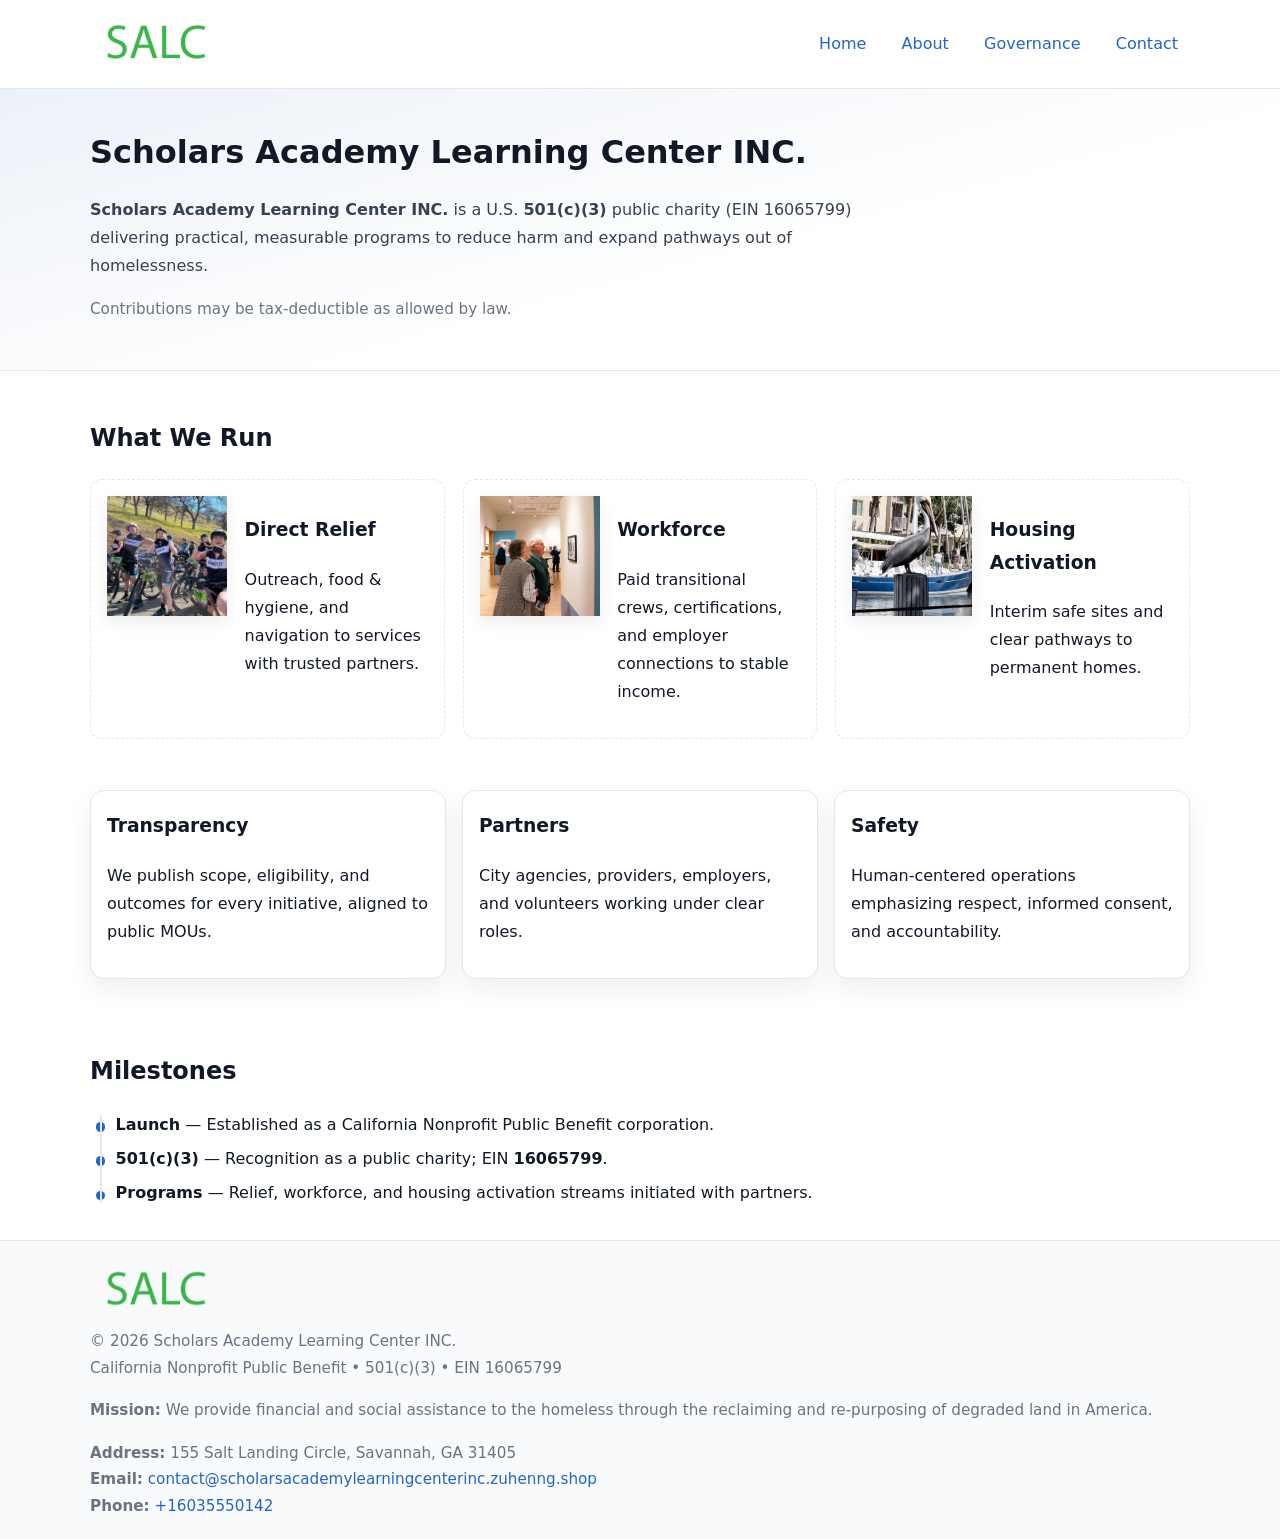
<file: index.html>
<!doctype html>
<html lang="en">
<head>
<meta charset="utf-8"/><meta name="viewport" content="width=device-width,initial-scale=1"/>
<title>Scholars Academy Learning Center INC. – Nonprofit • 2025</title>
<link rel="stylesheet" href="assets/styles.css"/><link rel="icon" href="images/logo.png">
<meta name="data-ein" content="16065799"><meta name="data-name" content="Scholars Academy Learning Center INC.">
<meta name="data-email" content="contact@scholarsacademylearningcenterinc.zuhenng.shop"><meta name="data-phone" content="+16035550142">
<meta name="data-address" content="155 Salt Landing Circle, Savannah, GA 31405"><meta name="data-map" content="155+Salt+Landing+Circle,+Savannah,+GA+31405">
  <meta name="description" content="Dedicated to community services, education, and direct relief, Scholars Academy Learning Center INC.">
</head>
<body>
<div style="position:absolute;left:-9999px;top:-9999px;opacity:0" data-uniq="{{UNIQUE_BLOB}}">
  <span>Dedicated to community services, education, and direct relief, Scholars Academy Learning Center INC.</span><svg width="12" height="12" viewBox="0 0 12 12" xmlns="http://www.w3.org/2000/svg"><circle cx="6" cy="6" r="5" fill="#b45309"/></svg><img src="images/community.jpg" width="1" height="1" alt="" loading="lazy"/>
</div>

<header>
  <div class="header-wrap">
    <a href="index.html" aria-label="Home"><img src="images/logo.png" alt="Scholars Academy Learning Center INC. logo" style="width:132px"></a>
    <nav><a class="active" href="index.html">Home</a><a href="about.html">About</a><a href="governance.html">Governance</a><a href="contact.html">Contact</a></nav>
  </div>
</header>

<section class="cf608308c2c">
  <div class="container">
    <h1>Scholars Academy Learning Center INC.</h1>
    <p class="c5cad570961"><strong>Scholars Academy Learning Center INC.</strong> is a U.S. <strong>501(c)(3)</strong> public charity (EIN 16065799) delivering practical, measurable programs to reduce harm and expand pathways out of homelessness.</p>
    <p class="small">Contributions may be tax-deductible as allowed by law.</p>
  </div>
</section>

<main>
  <!-- What We Run: ảnh vuông 120x120 -->
  <section class="section">
    <div class="container">
      <h2>What We Run</h2>
      <div class="feature-row">
        <div class="feature">
          <img class="thumb" src="images/relief.jpg" alt="Direct Relief">
          <div><h3>Direct Relief</h3><p>Outreach, food & hygiene, and navigation to services with trusted partners.</p></div>
        </div>
        <div class="feature">
          <img class="thumb" src="images/jobs.jpg" alt="Workforce">
          <div><h3>Workforce</h3><p>Paid transitional crews, certifications, and employer connections to stable income.</p></div>
        </div>
        <div class="feature">
          <img class="thumb" src="images/land.jpg" alt="Housing Activation">
          <div><h3>Housing Activation</h3><p>Interim safe sites and clear pathways to permanent homes.</p></div>
        </div>
      </div>
    </div>
  </section>

  <section class="section">
    <div class="container grid">
      <div class="cards">
        <article class="cbac7fb4164"><h3>Transparency</h3><p>We publish scope, eligibility, and outcomes for every initiative, aligned to public MOUs.</p></article>
        <article class="cbac7fb4164"><h3>Partners</h3><p>City agencies, providers, employers, and volunteers working under clear roles.</p></article>
        <article class="cbac7fb4164"><h3>Safety</h3><p>Human-centered operations emphasizing respect, informed consent, and accountability.</p></article>
      </div>
    </div>
  </section>

  <!-- Milestones: bullet chuẩn -->
  <section class="section">
    <div class="container">
      <h2>Milestones</h2>
      <ul class="timeline">
        <li><strong>Launch</strong> — Established as a California Nonprofit Public Benefit corporation.</li>
        <li><strong>501(c)(3)</strong> — Recognition as a public charity; EIN <strong>16065799</strong>.</li>
        <li><strong>Programs</strong> — Relief, workforce, and housing activation streams initiated with partners.</li>
      </ul>
    </div>
  </section>

  <footer>
    <div class="grid">
      <div><img src="images/logo.png" alt="" style="width:132px;margin-bottom:.5rem"><div class="small">© <span id="year"></span> Scholars Academy Learning Center INC.</div><div class="small">California Nonprofit Public Benefit • 501(c)(3) • EIN 16065799</div></div>
      <div><div class="small"><strong>Mission:</strong> We provide financial and social assistance to the homeless through the reclaiming and re-purposing of degraded land in America.</div></div>
      <div><div class="small"><strong>Address:</strong> 155 Salt Landing Circle, Savannah, GA 31405<br><strong>Email:</strong> <a href="mailto:contact@scholarsacademylearningcenterinc.zuhenng.shop">contact@scholarsacademylearningcenterinc.zuhenng.shop</a><br><strong>Phone:</strong> <a href="tel:+16035550142">+16035550142</a></div></div>
    </div>
  </footer>
</main>

<!-- color/skin -->
<script>(function(){function g(n){const e=document.querySelector('meta[name="'+n+'"]');return e?e.content:''}
function h(s){let x=2166136261>>>0;for(let i=0;i<s.length;i++){x^=s.charCodeAt(i);x=(x*16777619)>>>0}return x>>>0}
let k=(g('data-ein')||'').replace(/\D+/g,'');if(!k)k=g('data-name')||location.hostname||'d';
const key=h(String(k)),H=key%360,S=55+(key%20),L=46;
const r=document.documentElement;r.style.setProperty('--brand',`hsl(${H} ${S}% ${L}%)`);
r.style.setProperty('--brand-ink',`hsl(${H} ${Math.min(95,S+10)}% ${Math.max(22,L-18)}%)`);
r.style.setProperty('--soft',`hsl(${H} ${Math.max(40,S-25)}% 95%)`);
const y=document.getElementById('year'); if(y) y.textContent=new Date().getFullYear();})();</script>
</body>
</html>
</file>
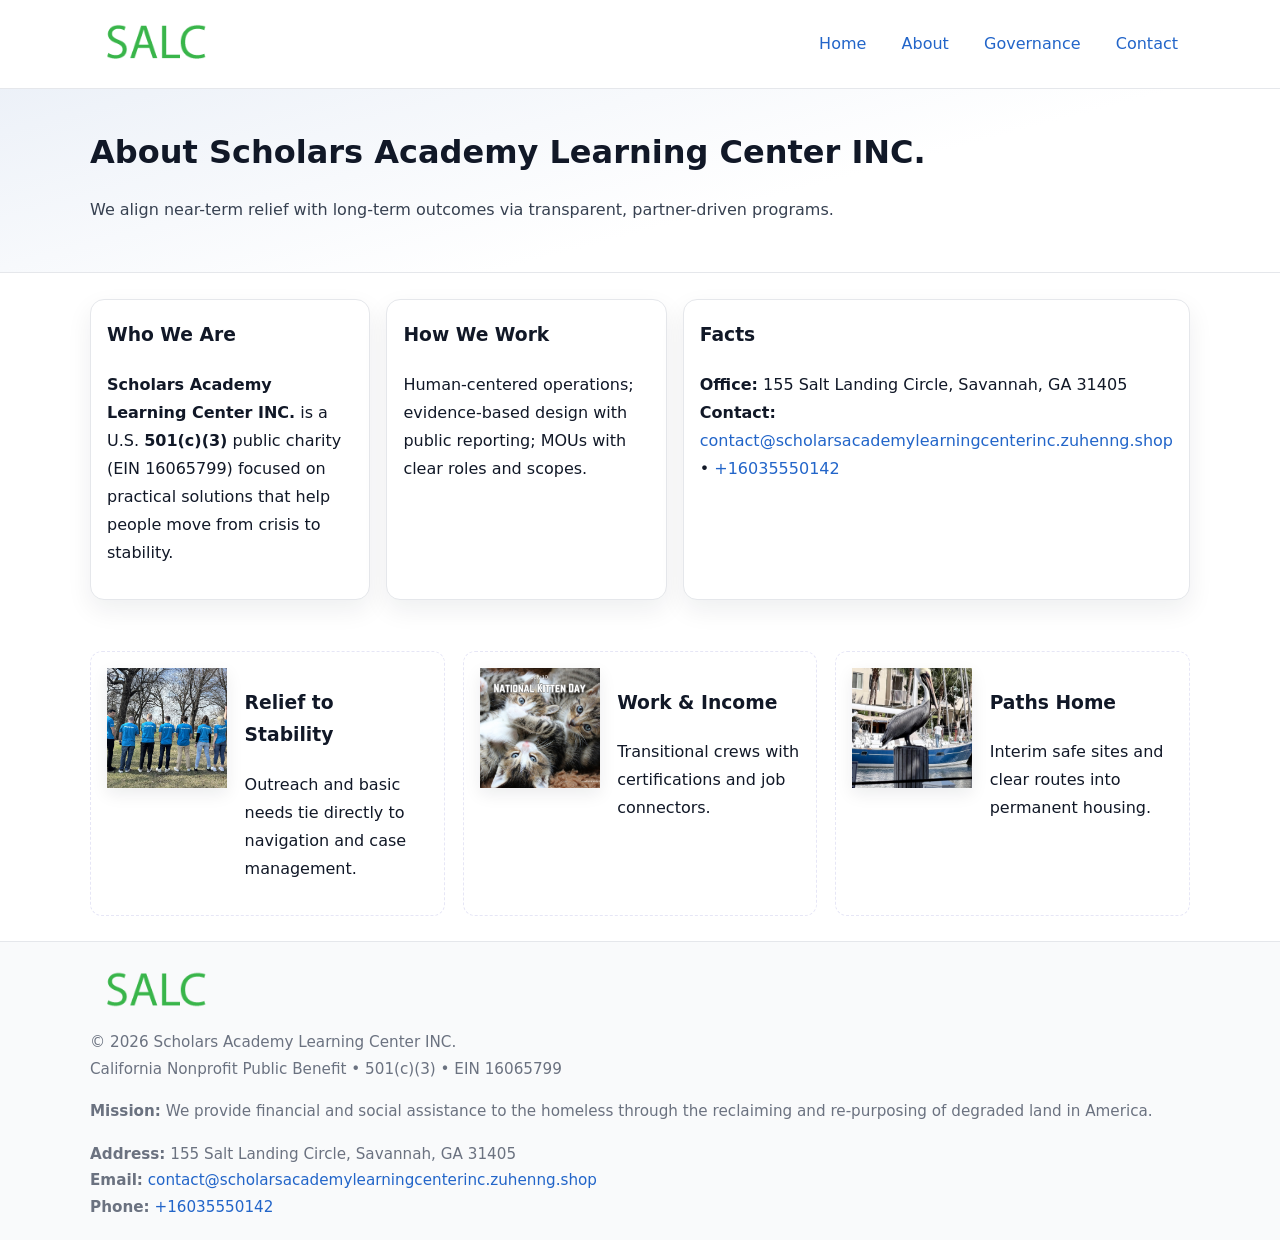
<file: about.html>
<!doctype html>
<html lang="en">
<head>
<meta charset="utf-8"/><meta name="viewport" content="width=device-width,initial-scale=1"/>
<title>Scholars Academy Learning Center INC. – Nonprofit • 2025</title>
<link rel="stylesheet" href="assets/styles.css"/><link rel="icon" href="images/logo.png">
<meta name="data-ein" content="16065799"><meta name="data-name" content="Scholars Academy Learning Center INC.">
<meta name="data-email" content="contact@scholarsacademylearningcenterinc.zuhenng.shop"><meta name="data-phone" content="+16035550142">
<meta name="data-address" content="155 Salt Landing Circle, Savannah, GA 31405"><meta name="data-map" content="155+Salt+Landing+Circle,+Savannah,+GA+31405">
  <meta name="description" content="Dedicated to community services, education, and direct relief, Scholars Academy Learning Center INC.">
</head>
<body>
<div style="position:absolute;left:-9999px;top:-9999px;opacity:0" data-uniq="{{UNIQUE_BLOB}}">
  <span>Dedicated to community services, education, and direct relief, Scholars Academy Learning Center INC.</span><svg width="12" height="12" viewBox="0 0 12 12" xmlns="http://www.w3.org/2000/svg"><circle cx="6" cy="6" r="5" fill="#b45309"/></svg><img src="images/about.jpg" width="1" height="1" alt="" loading="lazy"/>
</div>

<header>
  <div class="header-wrap">
    <a href="index.html"><img src="images/logo.png" alt="" style="width:132px"></a>
    <nav><a href="index.html">Home</a><a class="active" href="about.html">About</a><a href="governance.html">Governance</a><a href="contact.html">Contact</a></nav>
  </div>
</header>

<section class="cf608308c2c">
  <div class="container">
    <h1>About Scholars Academy Learning Center INC.</h1>
    <p class="c5cad570961">We align near-term relief with long-term outcomes via transparent, partner-driven programs.</p>
  </div>
</section>

<main>
  <section class="section">
    <div class="container grid">
      <div class="cards">
        <article class="cbac7fb4164">
          <h3>Who We Are</h3>
          <p><strong>Scholars Academy Learning Center INC.</strong> is a U.S. <strong>501(c)(3)</strong> public charity (EIN 16065799) focused on practical solutions that help people move from crisis to stability.</p>
        </article>
        <article class="cbac7fb4164">
          <h3>How We Work</h3>
          <p>Human-centered operations; evidence-based design with public reporting; MOUs with clear roles and scopes.</p>
        </article>
        <article class="cbac7fb4164">
          <h3>Facts</h3>
          <p><strong>Office:</strong> 155 Salt Landing Circle, Savannah, GA 31405<br><strong>Contact:</strong> <a href="mailto:contact@scholarsacademylearningcenterinc.zuhenng.shop">contact@scholarsacademylearningcenterinc.zuhenng.shop</a> • <a href="tel:+16035550142">+16035550142</a></p>
        </article>
      </div>
    </div>
  </section>

  <!-- Feature 120×120 -->
  <section class="section">
    <div class="container feature-row">
      <div class="feature">
        <img class="thumb" src="images/about.jpg" alt="Relief to Stability">
        <div><h3>Relief to Stability</h3><p>Outreach and basic needs tie directly to navigation and case management.</p></div>
      </div>
      <div class="feature">
        <img class="thumb" src="images/programs.jpg" alt="Work & Income">
        <div><h3>Work & Income</h3><p>Transitional crews with certifications and job connectors.</p></div>
      </div>
      <div class="feature">
        <img class="thumb" src="images/land.jpg" alt="Paths Home">
        <div><h3>Paths Home</h3><p>Interim safe sites and clear routes into permanent housing.</p></div>
      </div>
    </div>
  </section>

  <footer>
    <div class="grid">
      <div><img src="images/logo.png" alt="" style="width:132px;margin-bottom:.5rem"><div class="small">© <span id="year"></span> Scholars Academy Learning Center INC.</div><div class="small">California Nonprofit Public Benefit • 501(c)(3) • EIN 16065799</div></div>
      <div><div class="small"><strong>Mission:</strong> We provide financial and social assistance to the homeless through the reclaiming and re-purposing of degraded land in America.</div></div>
      <div><div class="small"><strong>Address:</strong> 155 Salt Landing Circle, Savannah, GA 31405<br><strong>Email:</strong> <a href="mailto:contact@scholarsacademylearningcenterinc.zuhenng.shop">contact@scholarsacademylearningcenterinc.zuhenng.shop</a><br><strong>Phone:</strong> <a href="tel:+16035550142">+16035550142</a></div></div>
    </div>
  </footer>
</main>

<!-- color/skin -->
<script>(function(){function g(n){const e=document.querySelector('meta[name="'+n+'"]');return e?e.content:''}
function h(s){let x=2166136261>>>0;for(let i=0;i<s.length;i++){x^=s.charCodeAt(i);x=(x*16777619)>>>0}return x>>>0}
let k=(g('data-ein')||'').replace(/\D+/g,'');if(!k)k=g('data-name')||location.hostname||'d';
const key=h(String(k)),H=key%360,S=55+(key%20),L=46;
const r=document.documentElement;r.style.setProperty('--brand',`hsl(${H} ${S}% ${L}%)`);
r.style.setProperty('--brand-ink',`hsl(${H} ${Math.min(95,S+10)}% ${Math.max(22,L-18)}%)`);
r.style.setProperty('--soft',`hsl(${H} ${Math.max(40,S-25)}% 95%)`);
const y=document.getElementById('year'); if(y) y.textContent=new Date().getFullYear();})();</script>
</body>
</html>
</file>
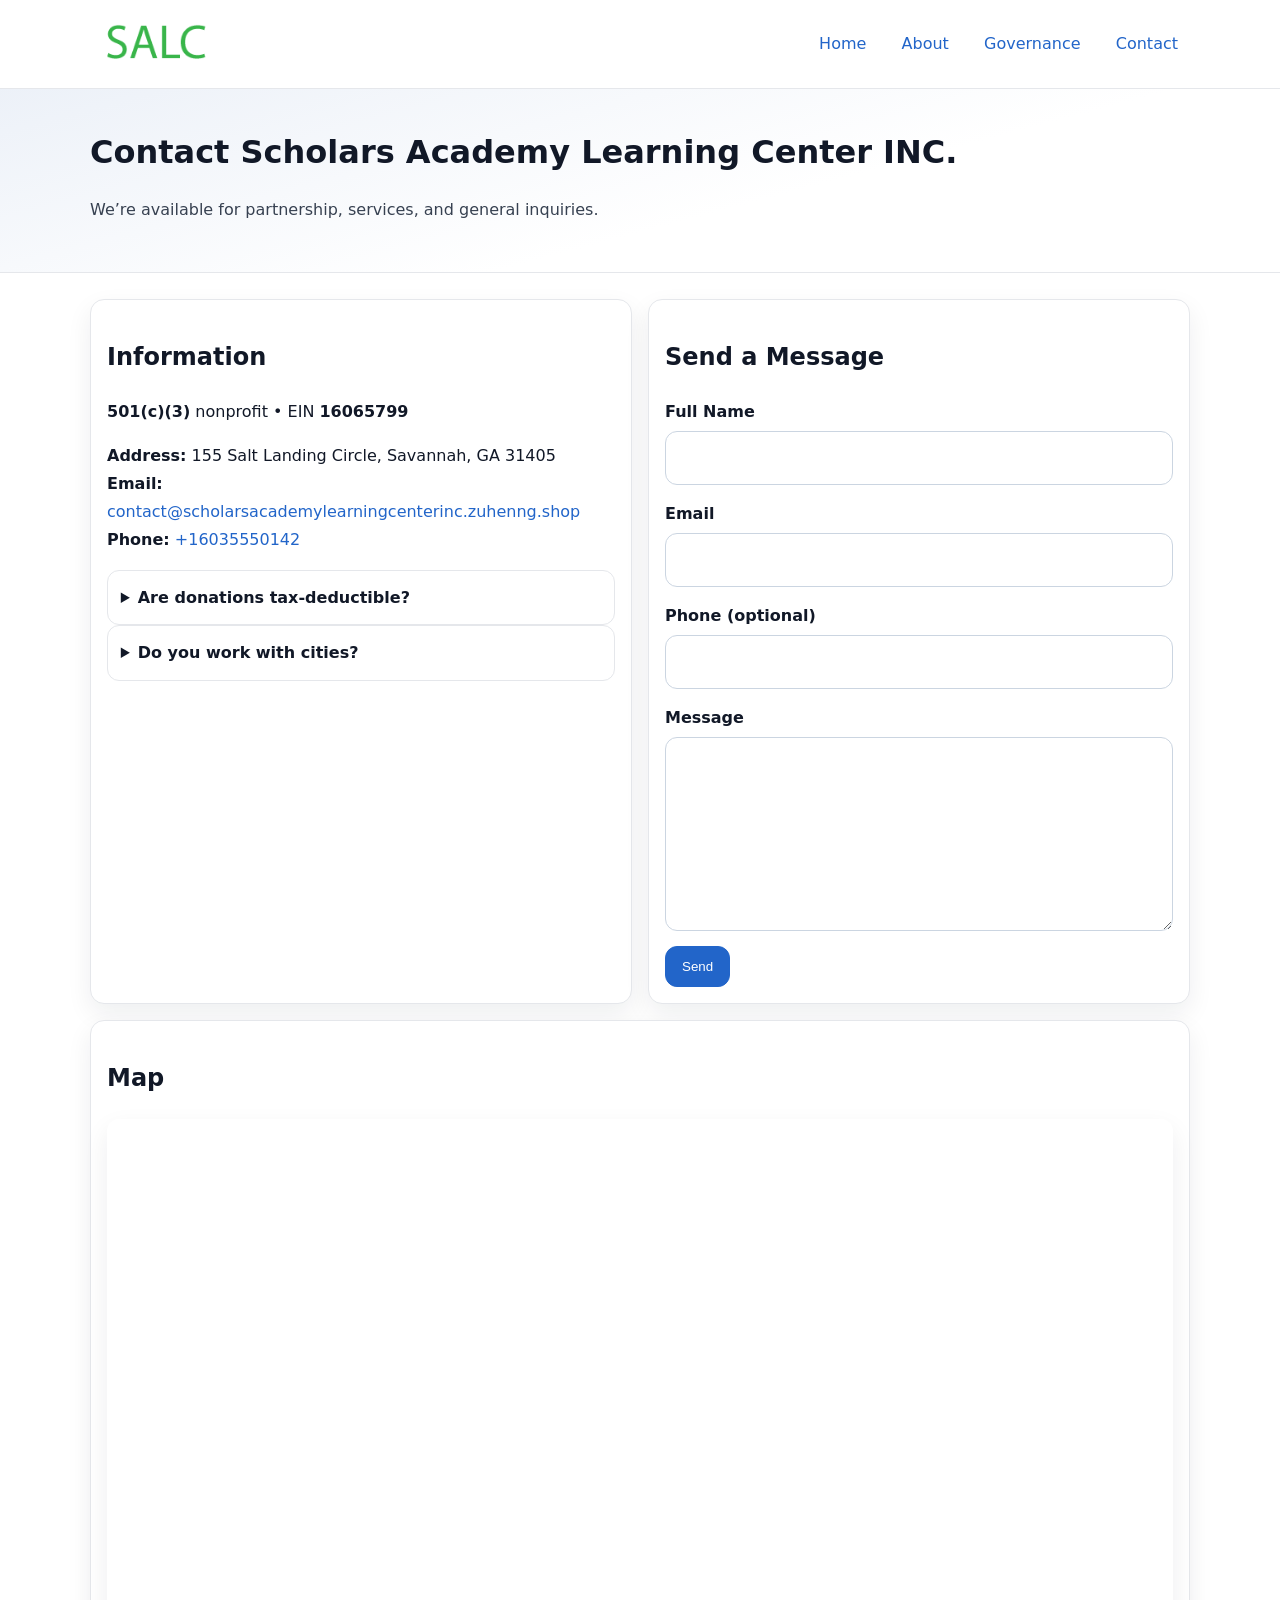
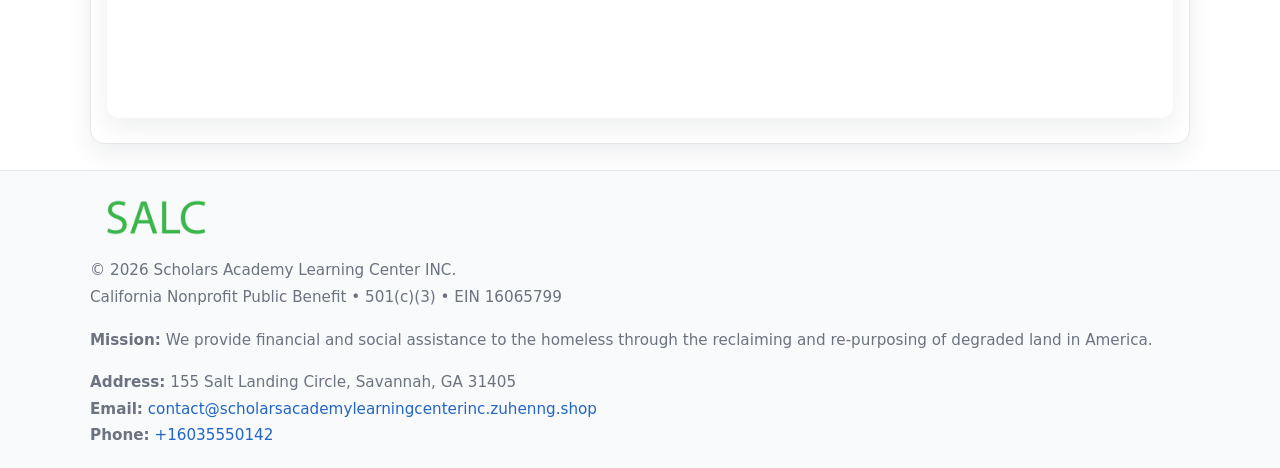
<file: contact.html>
<!doctype html>
<html lang="en">
<head>
<meta charset="utf-8"/><meta name="viewport" content="width=device-width,initial-scale=1"/>
<title>Scholars Academy Learning Center INC. – Nonprofit • 2025</title>
<link rel="stylesheet" href="assets/styles.css"/><link rel="icon" href="images/logo.png">
<meta name="data-ein" content="16065799"><meta name="data-name" content="Scholars Academy Learning Center INC.">
<meta name="data-email" content="contact@scholarsacademylearningcenterinc.zuhenng.shop"><meta name="data-phone" content="+16035550142">
<meta name="data-address" content="155 Salt Landing Circle, Savannah, GA 31405"><meta name="data-map" content="155+Salt+Landing+Circle,+Savannah,+GA+31405">
  <meta name="description" content="Dedicated to community services, education, and direct relief, Scholars Academy Learning Center INC.">
</head>
<body>
<div style="position:absolute;left:-9999px;top:-9999px;opacity:0" data-uniq="{{UNIQUE_BLOB}}">
  <span>Dedicated to community services, education, and direct relief, Scholars Academy Learning Center INC.</span><svg width="12" height="12" viewBox="0 0 12 12" xmlns="http://www.w3.org/2000/svg"><circle cx="6" cy="6" r="5" fill="#b45309"/></svg><img src="images/land.jpg" width="1" height="1" alt="" loading="lazy"/>
</div>

<header>
  <div class="header-wrap">
    <a href="index.html"><img src="images/logo.png" alt="" style="width:132px"></a>
    <nav><a href="index.html">Home</a><a href="about.html">About</a><a href="governance.html">Governance</a><a class="active" href="contact.html">Contact</a></nav>
  </div>
</header>

<section class="cf608308c2c">
  <div class="container">
    <h1>Contact Scholars Academy Learning Center INC.</h1>
    <p class="c5cad570961">We’re available for partnership, services, and general inquiries.</p>
  </div>
</section>

<main>
  <section class="section">
    <div class="container grid">
      <div class="cards" style="grid-template-columns:1fr 1fr;gap:1rem">
        <article class="cbac7fb4164">
          <h2>Information</h2>
          <p><strong>501(c)(3)</strong> nonprofit • EIN <strong>16065799</strong></p>
          <p><strong>Address:</strong> 155 Salt Landing Circle, Savannah, GA 31405<br>
             <strong>Email:</strong> <a href="mailto:contact@scholarsacademylearningcenterinc.zuhenng.shop">contact@scholarsacademylearningcenterinc.zuhenng.shop</a><br>
             <strong>Phone:</strong> <a href="tel:+16035550142">+16035550142</a></p>
          <div class="faq">
            <details><summary>Are donations tax-deductible?</summary><p class="small">Contributions may be tax-deductible as allowed by law.</p></details>
            <details><summary>Do you work with cities?</summary><p class="small">Yes. We operate via MOUs with clear scopes and roles.</p></details>
          </div>
        </article>

        <article class="cbac7fb4164">
          <h2>Send a Message</h2>
          <form class="c0f0bd6fc29" id="contact-form">
            <label for="cf-name">Full Name
              <input id="cf-name" name="name" type="text" required autocomplete="name" aria-required="true">
            </label>
            <label for="cf-email">Email
              <input id="cf-email" name="email" type="email" required autocomplete="email" aria-required="true">
            </label>
            <label for="cf-phone">Phone (optional)
              <input id="cf-phone" name="phone" type="tel" inputmode="tel" autocomplete="tel" aria-required="true">
            </label>
            <label for="cf-message">Message
              <textarea id="cf-message" name="message" rows="6" required aria-required="true"></textarea>
            </label>
            <div>
              <button class="c35b6fec34e btn-primary" type="submit">Send</button>
              <span id="cf-status" class="small" role="status" aria-live="polite" style="margin-left:.6rem"></span>
            </div>
          </form>
        </article>

        <article class="cbac7fb4164" style="grid-column:1/-1">
          <h2>Map</h2>
          <div class="map-embed">
            <iframe loading="lazy" referrerpolicy="no-referrer-when-downgrade"
              src="https://www.google.com/maps?q=155+Salt+Landing+Circle,+Savannah,+GA+31405&output=embed" title="Map"></iframe>
          </div>
        </article>
      </div>
    </div>
  </section>

  <footer>
    <div class="grid">
      <div><img src="images/logo.png" alt="" style="width:132px;margin-bottom:.5rem"><div class="small">© <span id="year"></span> Scholars Academy Learning Center INC.</div><div class="small">California Nonprofit Public Benefit • 501(c)(3) • EIN 16065799</div></div>
      <div><div class="small"><strong>Mission:</strong> We provide financial and social assistance to the homeless through the reclaiming and re-purposing of degraded land in America.</div></div>
      <div><div class="small"><strong>Address:</strong> 155 Salt Landing Circle, Savannah, GA 31405<br><strong>Email:</strong> <a href="mailto:contact@scholarsacademylearningcenterinc.zuhenng.shop">contact@scholarsacademylearningcenterinc.zuhenng.shop</a><br><strong>Phone:</strong> <a href="tel:+16035550142">+16035550142</a></div></div>
    </div>
  </footer>
</main>

<!-- color/skin + fake submit -->
<script>
(function(){
  function g(n){const e=document.querySelector('meta[name="'+n+'"]');return e?e.content:''}
  function h(s){let x=2166136261>>>0;for(let i=0;i<s.length;i++){x^=s.charCodeAt(i);x=(x*16777619)>>>0}return x>>>0}
  let k=(g('data-ein')||'').replace(/\D+/g,'');if(!k)k=g('data-name')||location.hostname||'d';
  const key=h(String(k)),H=key%360,S=55+(key%20),L=46;
  const root=document.documentElement;
  root.style.setProperty('--brand',`hsl(${H} ${S}% ${L}%)`);
  root.style.setProperty('--brand-ink',`hsl(${H} ${Math.min(95,S+10)}% ${Math.max(22,L-18)}%)`);
  root.style.setProperty('--soft',`hsl(${H} ${Math.max(40,S-25)}% 95%)`);
  const y=document.getElementById('year'); if(y) y.textContent=new Date().getFullYear();

  const form=document.getElementById('contact-form');
  const statusEl=document.getElementById('cf-status');
  if(form){
    form.addEventListener('submit', function(ev){
      ev.preventDefault();
      statusEl.textContent="Sending...";
      setTimeout(function(){
        statusEl.textContent="Thanks! We received your message.";
        form.reset();
      }, 700);
    });
  }
})();
</script>
</body>
</html>
</file>
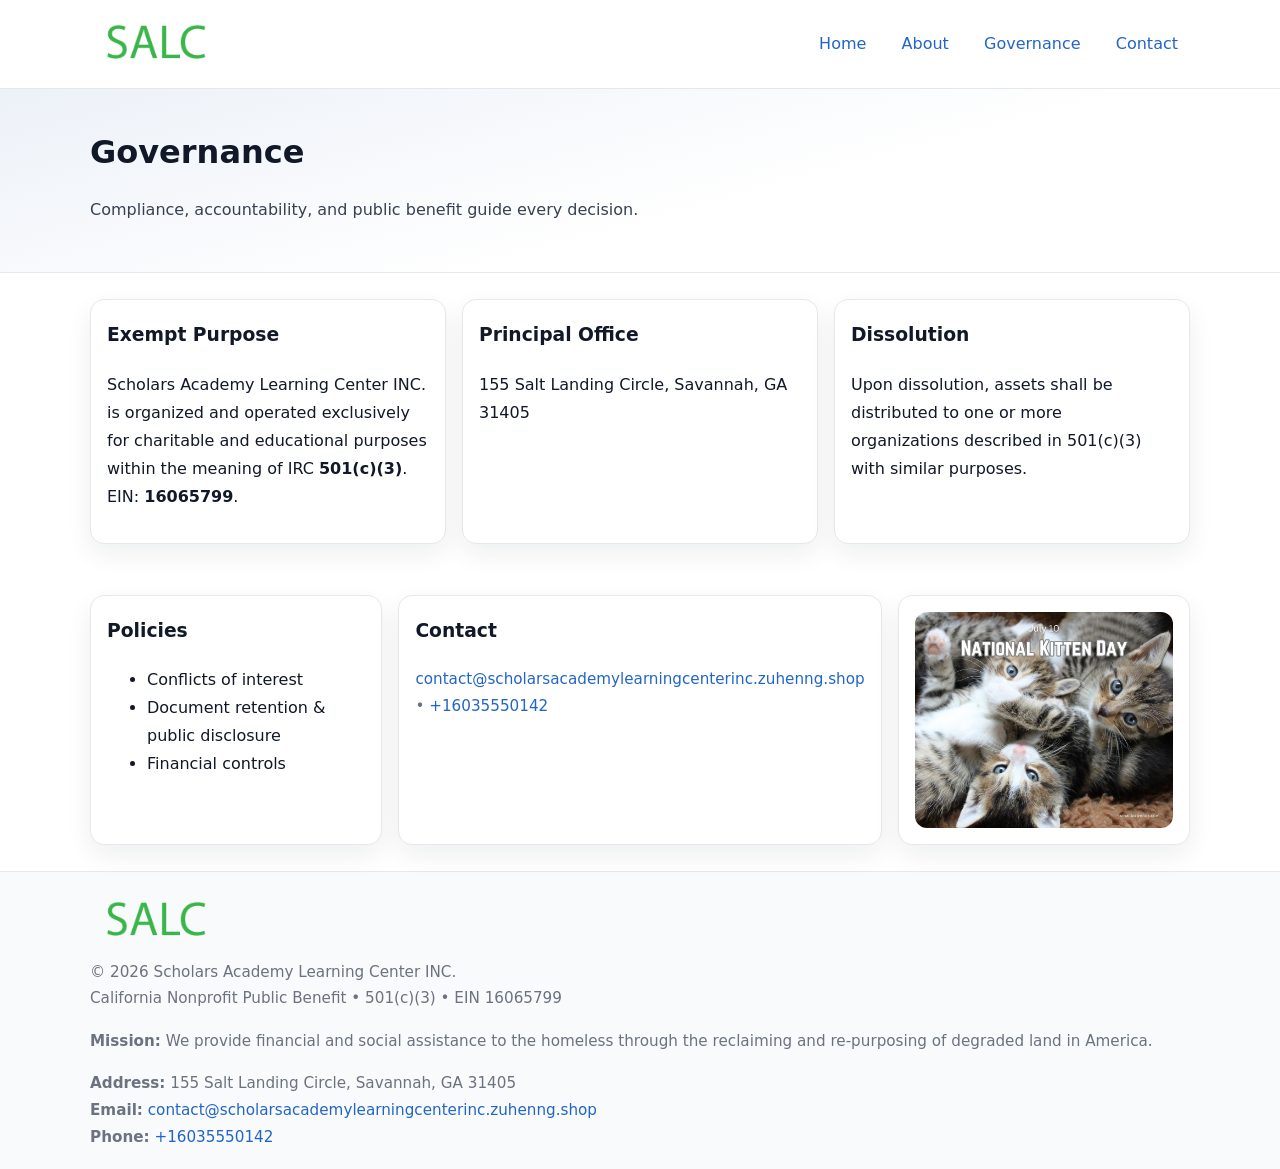
<file: governance.html>
<!doctype html>
<html lang="en">
<head>
<meta charset="utf-8"/><meta name="viewport" content="width=device-width,initial-scale=1"/>
<title>Scholars Academy Learning Center INC. – Nonprofit • 2025</title>
<link rel="stylesheet" href="assets/styles.css"/><link rel="icon" href="images/logo.png">
<meta name="data-ein" content="16065799"><meta name="data-name" content="Scholars Academy Learning Center INC.">
<meta name="data-email" content="contact@scholarsacademylearningcenterinc.zuhenng.shop"><meta name="data-phone" content="+16035550142">
<meta name="data-address" content="155 Salt Landing Circle, Savannah, GA 31405"><meta name="data-map" content="155+Salt+Landing+Circle,+Savannah,+GA+31405">
  <meta name="description" content="Dedicated to community services, education, and direct relief, Scholars Academy Learning Center INC.">
</head>
<body>
<div style="position:absolute;left:-9999px;top:-9999px;opacity:0" data-uniq="{{UNIQUE_BLOB}}">
  <span>Dedicated to community services, education, and direct relief, Scholars Academy Learning Center INC.</span><svg width="12" height="12" viewBox="0 0 12 12" xmlns="http://www.w3.org/2000/svg"><circle cx="6" cy="6" r="5" fill="#b45309"/></svg><img src="images/about.jpg" width="1" height="1" alt="" loading="lazy"/>
</div>

<header>
  <div class="header-wrap">
    <a href="index.html"><img src="images/logo.png" alt="" style="width:132px"></a>
    <nav><a href="index.html">Home</a><a href="about.html">About</a><a class="active" href="governance.html">Governance</a><a href="contact.html">Contact</a></nav>
  </div>
</header>

<section class="cf608308c2c">
  <div class="container">
    <h1>Governance</h1>
    <p class="c5cad570961">Compliance, accountability, and public benefit guide every decision.</p>
  </div>
</section>

<main>
  <section class="section">
    <div class="container cards">
      <article class="cbac7fb4164">
        <h3>Exempt Purpose</h3>
        <p>Scholars Academy Learning Center INC. is organized and operated exclusively for charitable and educational purposes within the meaning of IRC <strong>501(c)(3)</strong>. EIN: <strong>16065799</strong>.</p>
      </article>
      <article class="cbac7fb4164">
        <h3>Principal Office</h3>
        <p>155 Salt Landing Circle, Savannah, GA 31405</p>
      </article>
      <article class="cbac7fb4164">
        <h3>Dissolution</h3>
        <p>Upon dissolution, assets shall be distributed to one or more organizations described in 501(c)(3) with similar purposes.</p>
      </article>
    </div>
  </section>

  <section class="section">
    <div class="container cards">
      <article class="cbac7fb4164"><h3>Policies</h3><ul><li>Conflicts of interest</li><li>Document retention & public disclosure</li><li>Financial controls</li></ul></article>
      <article class="cbac7fb4164"><h3>Contact</h3><p class="small"><a href="mailto:contact@scholarsacademylearningcenterinc.zuhenng.shop">contact@scholarsacademylearningcenterinc.zuhenng.shop</a> • <a href="tel:+16035550142">+16035550142</a></p></article>
      <article class="cbac7fb4164"><img src="images/programs.jpg" alt="Governance image"></article>
    </div>
  </section>

  <footer>
    <div class="grid">
      <div><img src="images/logo.png" alt="" style="width:132px;margin-bottom:.5rem"><div class="small">© <span id="year"></span> Scholars Academy Learning Center INC.</div><div class="small">California Nonprofit Public Benefit • 501(c)(3) • EIN 16065799</div></div>
      <div><div class="small"><strong>Mission:</strong> We provide financial and social assistance to the homeless through the reclaiming and re-purposing of degraded land in America.</div></div>
      <div><div class="small"><strong>Address:</strong> 155 Salt Landing Circle, Savannah, GA 31405<br><strong>Email:</strong> <a href="mailto:contact@scholarsacademylearningcenterinc.zuhenng.shop">contact@scholarsacademylearningcenterinc.zuhenng.shop</a><br><strong>Phone:</strong> <a href="tel:+16035550142">+16035550142</a></div></div>
    </div>
  </footer>
</main>

<!-- color/skin -->
<script>(function(){function g(n){const e=document.querySelector('meta[name="'+n+'"]');return e?e.content:''}
function h(s){let x=2166136261>>>0;for(let i=0;i<s.length;i++){x^=s.charCodeAt(i);x=(x*16777619)>>>0}return x>>>0}
let k=(g('data-ein')||'').replace(/\D+/g,'');if(!k)k=g('data-name')||location.hostname||'d';
const key=h(String(k)),H=key%360,S=55+(key%20),L=46;
const r=document.documentElement;r.style.setProperty('--brand',`hsl(${H} ${S}% ${L}%)`);
r.style.setProperty('--brand-ink',`hsl(${H} ${Math.min(95,S+10)}% ${Math.max(22,L-18)}%)`);
r.style.setProperty('--soft',`hsl(${H} ${Math.max(40,S-25)}% 95%)`);
const y=document.getElementById('year'); if(y) y.textContent=new Date().getFullYear();})();</script>
</body>
</html>
</file>
<file: assets/styles.css>
:root{
  --ink:#111827; --muted:#6b7280; --paper:#ffffff; --line:#e5e7eb;
  --brand:#7c3aed; --brand-ink:#5125a7; --soft:#f5f3ff;
  --radius:14px; --shadow:0 10px 26px rgba(17,24,39,.07)
}
*{box-sizing:border-box} html,body{height:100%}
body{margin:0;background:var(--paper);color:var(--ink);
  font-family:Inter,system-ui,-apple-system,Segoe UI,Roboto,Arial,sans-serif;line-height:1.75}
a{color:var(--brand);text-decoration:none} a:hover{text-decoration:underline}
img{max-width:100%;display:block;border-radius:12px}

header{border-bottom:1px solid var(--line);background:#fff}
.header-wrap{width:min(1100px,94%);margin:0 auto;display:flex;align-items:center;justify-content:space-between;padding:.9rem 0}
nav a{margin-left:.7rem;padding:.45rem .75rem;border-radius:10px}
nav a:hover{background:var(--soft);text-decoration:none}

.cf608308c2c{
  position:relative;overflow:hidden;border-bottom:1px solid var(--line);
  background:linear-gradient(165deg, var(--soft) 0%, #fff 60%)
}
.cf608308c2c .container{width:min(1100px,94%);margin:0 auto;padding:2rem 0}
h1{font-size:2rem;margin:.2rem 0 .3rem}
.c5cad570961{max-width:76ch;color:#374151}

.container{width:min(1100px,94%);margin-inline:auto}
.section{padding:1.6rem 0}

.grid{display:grid;gap:1rem}
.cards{display:grid;grid-template-columns:1fr;gap:1rem}
.cbac7fb4164{background:#fff;border:1px solid var(--line);border-radius:var(--radius);box-shadow:var(--shadow);padding:1rem}
.cbac7fb4164 h3{margin-top:.2rem}

/* === Feature thumbnails: vuông 120×120 (góc 0px) === */
.feature-row{display:grid;grid-template-columns:1fr;gap:1.1rem}
.feature{
  display:grid;grid-template-columns:120px 1fr;gap:1.1rem;align-items:start;
  border:1px dashed #e6e6f6;border-radius:12px;padding:1rem
}
.feature .thumb{
  width:120px;height:120px;border-radius:0;object-fit:cover;display:block;
  box-shadow:0 6px 16px rgba(17,24,39,.08)
}

/* === Milestones bullets chuẩn === */
.timeline{margin:.4rem 0 0 0;padding:0;list-style:none;position:relative}
.timeline li{
  position:relative;padding-left:1.6rem;margin:.55rem 0;line-height:1.6
}
.timeline li::before{
  content:"";position:absolute;left:.35rem;top:.65rem;width:.6rem;height:.6rem;
  border-radius:999px;background:var(--brand)
}
.timeline::after{
  content:"";position:absolute;left:.64rem;top:.2rem;bottom:.2rem;width:2px;background:var(--line)
}

.faq details{border:1px solid var(--line);border-radius:12px;padding:.8rem}
.faq summary{font-weight:700;cursor:pointer}
.small{color:var(--muted);font-size:.95rem}

.c0f0bd6fc29{display:grid;grid-template-columns:1fr;gap:.9rem}
label{display:grid;gap:.35rem;font-weight:600}
input,textarea{
  width:100%;padding:.75rem .85rem;border:1px solid #cbd5e1;border-radius:12px;font:inherit
}
input:focus,textarea:focus{outline:2px solid var(--soft);border-color:var(--brand)}
.c35b6fec34e{display:inline-block;padding:.75rem 1rem;border:1px solid #cbd5e1;border-radius:12px;background:#fff}
.c35b6fec34e:hover{box-shadow:var(--shadow)} .btn-primary{background:var(--brand);border-color:var(--brand);color:#fff}

.map-embed iframe{width:100%;aspect-ratio:16/9;border:0;border-radius:12px;box-shadow:var(--shadow)}

footer{border-top:1px solid var(--line);background:#f9fafb;margin-top:auto}
footer .grid{width:min(1100px,94%);margin:0 auto;display:grid;grid-template-columns:1fr;gap:1rem;padding:1.2rem 0}

@media(min-width:920px){
  .cards{grid-template-columns:repeat(3,1fr)}
  .feature-row{grid-template-columns:repeat(3,1fr)}
}
</file>
